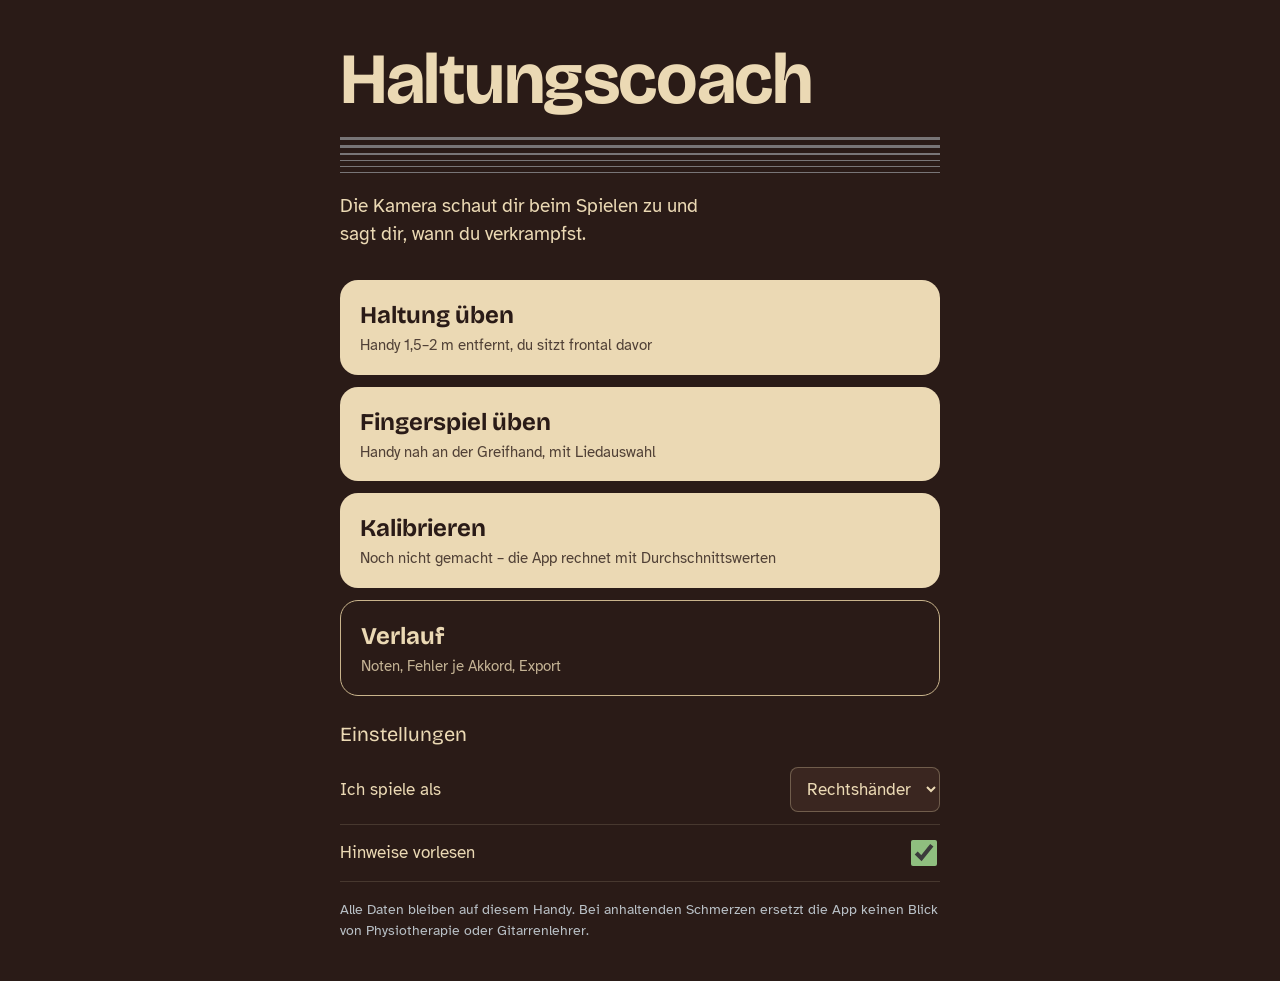
<file: index.html>
<!doctype html>
<html lang="de">
<head>
<meta charset="utf-8">
<meta name="viewport" content="width=device-width, initial-scale=1, viewport-fit=cover">
<meta name="theme-color" content="#2A1B17">
<title>Haltungscoach Gitarre</title>
<link rel="icon" href="data:image/svg+xml,<svg xmlns='http://www.w3.org/2000/svg' viewBox='0 0 100 100'><text y='.9em' font-size='90'>🎸</text></svg>">
<link rel="preconnect" href="https://fonts.googleapis.com">
<link rel="preconnect" href="https://fonts.gstatic.com" crossorigin>
<link href="https://fonts.googleapis.com/css2?family=Bricolage+Grotesque:opsz,wght@12..96,500;12..96,700&family=Atkinson+Hyperlegible:wght@400;700&display=swap" rel="stylesheet">
<link rel="manifest" href="manifest.webmanifest">
<link rel="apple-touch-icon" href="icon.svg">
<link rel="stylesheet" href="styles.css">
</head>
<body>

<!-- Startseite -->
<section id="home" class="screen active">
  <header class="home-head">
    <h1>Haltungs&shy;coach</h1>
    <div class="strings" aria-hidden="true"><i></i><i></i><i></i><i></i><i></i><i></i></div>
    <p class="lede">Die Kamera schaut dir beim Spielen zu und sagt dir, wann du verkrampfst.</p>
  </header>

  <nav class="modes">
    <button class="mode" data-go="posture">
      <strong>Haltung üben</strong>
      <span>Handy 1,5–2 m entfernt, du sitzt frontal davor</span>
    </button>
    <button class="mode" data-go="songs">
      <strong>Fingerspiel üben</strong>
      <span>Handy nah an der Greifhand, mit Liedauswahl</span>
    </button>
    <button class="mode" data-go="calibIntro">
      <strong>Kalibrieren</strong>
      <span id="calibState">Einmal einrichten: Ruhehaltung und Fehlstellungen zeigen</span>
    </button>
    <button class="mode quiet" data-go="history">
      <strong>Verlauf</strong>
      <span>Noten, Fehler je Akkord, Export</span>
    </button>
  </nav>

  <fieldset class="settings">
    <legend>Einstellungen</legend>
    <label class="row">
      <span>Ich spiele als</span>
      <select id="handedness">
        <option value="right">Rechtshänder</option>
        <option value="left">Linkshänder</option>
      </select>
    </label>
    <label class="row">
      <span>Hinweise vorlesen</span>
      <input type="checkbox" id="voice" checked>
    </label>
  </fieldset>
  <p class="fineprint">Alle Daten bleiben auf diesem Handy. Bei anhaltenden Schmerzen ersetzt die App keinen Blick von Physiotherapie oder Gitarrenlehrer.</p>
</section>

<!-- Liedauswahl -->
<section id="songs" class="screen">
  <header class="bar">
    <button class="back" data-go="home" aria-label="Zurück">‹</button>
    <h2>Was spielst du?</h2>
  </header>
  <div class="pad">
    <div class="picker">
      <label>Lied aus dem Fundus
        <select id="songPick">
          <option value="">– auswählen –</option>
        </select>
      </label>
      <div class="levelfilter" role="group" aria-label="Schwierigkeit">
        <button type="button" data-level="" class="on">alle</button>
        <button type="button" data-level="1">leicht</button>
        <button type="button" data-level="2">mittel</button>
        <button type="button" data-level="3">mit Barré</button>
      </div>
      <div id="songPreview" class="preview" hidden>
        <p id="previewNote" class="help"></p>
        <div id="previewChords" class="chordrow"></div>
        <p id="previewOrder" class="order"></p>
        <button id="songStart" class="primary">Diese Folge üben</button>
      </div>
    </div>

    <h3 class="sub">Oder</h3>
    <ul id="songList" class="songlist"></ul>
    <details class="addsong">
      <summary>Eigenes Lied anlegen</summary>
      <form id="songForm" novalidate>
        <label>Titel <input name="songTitle" required autocomplete="off"></label>
        <label>Interpret <input name="artist" autocomplete="off"></label>
        <label>Akkorde in Spielreihenfolge
          <textarea name="chords" rows="3" placeholder="G D Em C" required></textarea>
        </label>
        <p class="help">Deutsche Schreibweise: H statt B, B für englisch Bb. Möglich sind z. B. Am, G7, Cmaj7, Dsus4, G/H.</p>
        <p id="songError" class="error" role="alert"></p>
        <button type="submit" class="primary">Lied speichern</button>
      </form>
    </details>
    <p class="help">Tipp: Schlag bei jedem Akkord alle Saiten an, die zum Griff gehören. Die App erkennt einzelne Anschläge mit kurzer Pause am besten.</p>
  </div>
</section>

<!-- Kalibrierung: Einführung -->
<section id="calibIntro" class="screen">
  <header class="bar">
    <button class="back" data-go="home" aria-label="Zurück">‹</button>
    <h2>Kalibrieren</h2>
  </header>
  <div class="pad">
    <p>Die App lernt dabei, wie <em>deine</em> entspannte Haltung aussieht und wie deutlich eine Fehlstellung bei dir davon abweicht. Ohne das muss sie mit Durchschnittswerten raten.</p>
    <p>Es dauert etwa drei Minuten. Du wirst durch zwölf Schritte geführt: viermal deine normale Haltung aus verschiedenen Abständen, dann sieben Fehlstellungen, die du <strong>absichtlich</strong> einnimmst, und zum Schluss noch einmal normal.</p>
    <p class="help">Nimm die Gitarre dazu in die Hand und setz dich wie beim Üben. Wenn ein Schritt nicht klappt, kannst du ihn wiederholen oder überspringen.</p>
    <label class="row">
      <span>Per Zuruf bedienen</span>
      <input type="checkbox" id="handsfree" checked>
    </label>
    <p class="help">Damit startest du jeden Schritt mit „weiter“, statt zum Handy zu laufen. Weitere Befehle: „wiederholen“, „zurück“, „überspringen“, „abbrechen“. Wenn die Spracherkennung nicht geht, zählt stattdessen einmal Klatschen.</p>
    <div id="calibExisting" class="help"></div>
    <button class="primary" id="calibStart">Kalibrierung starten</button>
  </div>
</section>

<!-- Kalibrierung: Ergebnis -->
<section id="calibResult" class="screen">
  <header class="bar"><h2>Kalibrierung fertig</h2></header>
  <div class="pad">
    <p id="calibSummary"></p>
    <ul id="calibReport" class="report"></ul>
    <div class="actions">
      <button id="calibSave" class="primary">Übernehmen</button>
      <button id="calibExport" class="ghost-dark">Datei sichern</button>
      <button id="calibRedo" class="ghost-dark">Noch einmal</button>
    </div>
    <p class="help">Die Datei enthält nur Messwerte in Zahlen, keine Bilder und kein Video. Schick sie mir im Chat, dann kann ich die Voreinstellungen für alle Schritte nachschärfen.</p>
  </div>
</section>

<!-- Übung -->
<section id="session" class="screen session">
  <div class="stage" id="stage">
    <video id="video" playsinline muted></video>
    <canvas id="overlay"></canvas>
  </div>

  <header class="hud">
    <span id="modeLabel"></span>
    <span id="clock">0:00</span>
    <span id="micLevel" class="mic" hidden><i></i></span>
    <button id="flipCam" class="ghost" aria-label="Kamera wechseln">⇄</button>
    <button id="stopBtn" class="stop">Beenden</button>
  </header>

  <div id="setupPanel" class="setup">
    <h3 id="setupTitle">Aufstellung prüfen</h3>
    <ul id="checkList"></ul>
    <p id="setupMsg"></p>
  </div>

  <aside id="chordPanel" class="chordpanel" hidden>
    <div class="now"><small>Jetzt</small><b id="chordNow"></b></div>
    <div class="next"><small>Danach</small><b id="chordNext"></b></div>
    <div id="diagram"></div>
    <p id="strumMsg" class="strummsg"></p>
  </aside>

  <div id="calibPanel" class="calibpanel" hidden>
    <div class="progress"><i id="calibBar"></i></div>
    <p class="stepno" id="calibStepNo"></p>
    <h3 id="calibTitle"></h3>
    <p id="calibInstr"></p>
    <p id="calibCount" class="count"></p>
    <p id="calibWarn" class="warn"></p>
    <p id="calibVoice" class="voicebar" hidden><span class="dot"></span><span id="calibVoiceMsg"></span></p>
    <div class="calibbtns">
      <button id="calibGo" class="primary">Bereit</button>
      <button id="calibRepeat" class="ghost-dark">Wiederholen</button>
      <button id="calibBack" class="ghost-dark">Zurück</button>
      <button id="calibSkip" class="ghost-dark">Überspringen</button>
    </div>
  </div>

  <div id="hint" class="hint" aria-live="polite"></div>
</section>

<!-- Ergebnis -->
<section id="result" class="screen">
  <header class="bar"><h2>Deine Einheit</h2></header>
  <div class="pad">
    <div class="grade-hero">
      <span id="gradeTotal" class="grade-big"></span>
      <span id="gradeWord"></span>
    </div>
    <dl id="gradeDetails" class="grades"></dl>
    <div id="chordResults"></div>
    <label class="pain">
      <span>Schmerzen jetzt im Arm (0 = keine, 10 = stark)</span>
      <input type="range" id="pain" min="0" max="10" step="1" value="0">
      <output id="painOut">0</output>
    </label>
    <label>Notiz <textarea id="notes" rows="2" placeholder="z. B. neuer Gurt, nach der Arbeit gespielt"></textarea></label>
    <div class="actions">
      <button id="saveResult" class="primary">Speichern</button>
      <button id="discardResult" class="ghost-dark">Einheit löschen</button>
    </div>
  </div>
</section>

<!-- Verlauf -->
<section id="history" class="screen">
  <header class="bar">
    <button class="back" data-go="home" aria-label="Zurück">‹</button>
    <h2>Verlauf</h2>
  </header>
  <div class="pad">
    <div id="chart" class="chart"></div>
    <h3>Akkorde</h3>
    <div class="tablewrap"><table id="chordStats"></table></div>
    <h3>Einheiten</h3>
    <ul id="sessionList" class="sessionlist"></ul>
    <h3>Daten</h3>
    <div class="exports">
      <button data-export="json">Alles als JSON</button>
      <button data-export="sessions">Einheiten als CSV</button>
      <button data-export="posture_samples">Haltungswerte als CSV</button>
      <button data-export="finger_events">Akkordfehler als CSV</button>
      <label class="filebtn">JSON importieren<input type="file" id="importFile" accept="application/json"></label>
      <button id="wipe" class="danger">Alle Daten löschen</button>
    </div>
  </div>
</section>

<div id="loading" class="loading" hidden><p id="loadingMsg">Lade Erkennung …</p></div>

<script type="module" src="app.js"></script>
</body>
</html>
</file>
<file: styles.css>
:root {
  --rosewood: #2A1B17;
  --rosewood-2: #3A2620;
  --spruce: #EBD9B4;
  --spruce-dim: #C9B48C;
  --nickel: #B9C0C6;
  --good: #8FBF7F;
  --warn: #E3A740;
  --bad: #E0533D;
  --radius-s: 8px;
  --radius-l: 18px;
  --font-head: 'Bricolage Grotesque', 'Avenir Next', 'Segoe UI', system-ui, sans-serif;
  --font-body: 'Atkinson Hyperlegible', system-ui, -apple-system, 'Segoe UI', Roboto, sans-serif;
  box-sizing: border-box;
  padding-top: env(safe-area-inset-top, 0px);
  padding-bottom: env(safe-area-inset-bottom, 0px);
}
*, *::before, *::after { box-sizing: inherit; }
html { height: 100%; scroll-padding-top: env(safe-area-inset-top, 0px); }
body {
  margin: 0; min-height: 100%;
  background: var(--rosewood); color: var(--spruce);
  font-family: var(--font-body); font-size: 17px; line-height: 1.45;
  -webkit-tap-highlight-color: transparent;
}
h1, h2, h3 { font-family: var(--font-head); font-weight: 700; line-height: 1.1; margin: 0; }
button, select, input, textarea { font: inherit; color: inherit; }
button { cursor: pointer; }
:focus-visible { outline: 3px solid var(--warn); outline-offset: 2px; }

.screen { display: none; min-height: 100vh; min-height: 100dvh; }
.screen.active { display: block; }
.pad { padding: 16px 20px 40px; max-width: 640px; margin: 0 auto; }

/* Startseite */
.home-head { padding: 40px 20px 8px; max-width: 640px; margin: 0 auto; }
.home-head h1 { font-size: clamp(44px, 13vw, 72px); letter-spacing: -0.02em; }
.strings { margin: 18px 0 20px; display: grid; gap: 5px; }
.strings i { display: block; background: var(--nickel); opacity: .55; }
.strings i:nth-child(1) { height: 3px; } .strings i:nth-child(2) { height: 2.5px; }
.strings i:nth-child(3) { height: 2px; } .strings i:nth-child(4) { height: 1.5px; }
.strings i:nth-child(5) { height: 1px; } .strings i:nth-child(6) { height: 1px; }
.lede { font-size: 19px; max-width: 30ch; color: var(--spruce); margin: 0; }

.modes { display: grid; gap: 12px; padding: 24px 20px; max-width: 640px; margin: 0 auto; }
.mode {
  text-align: left; padding: 18px 20px; border-radius: var(--radius-l);
  background: var(--spruce); color: var(--rosewood); border: 0;
  display: grid; gap: 2px;
}
.mode strong { font-family: var(--font-head); font-size: 24px; }
.mode span { font-size: 15px; opacity: .8; }
.mode.quiet { background: transparent; color: var(--spruce); border: 1.5px solid var(--spruce-dim); }

.settings { border: 0; padding: 0 20px; max-width: 640px; margin: 0 auto; }
.settings legend { font-family: var(--font-head); font-size: 20px; padding: 0; margin-bottom: 6px; }
.row { display: flex; align-items: center; justify-content: space-between; gap: 12px; padding: 12px 0; border-bottom: 1px solid rgba(235, 217, 180, .15); }
select, input[type=text], input:not([type]), textarea {
  background: var(--rosewood-2); border: 1px solid rgba(235, 217, 180, .3); border-radius: var(--radius-s);
  padding: 10px 12px; width: 100%;
}
.row select { width: auto; }
input[type=checkbox] { width: 26px; height: 26px; accent-color: var(--good); }
.fineprint { font-size: 14px; color: var(--nickel); padding: 18px 20px 40px; max-width: 640px; margin: 0 auto; }

/* Kopfzeile */
.bar { display: flex; align-items: center; gap: 8px; padding: 14px 12px; position: sticky; top: env(safe-area-inset-top, 0px); background: var(--rosewood); z-index: 2; }
.bar h2 { font-size: 26px; }
.back { background: none; border: 0; font-size: 34px; line-height: 1; padding: 0 10px 4px; color: var(--spruce); }

/* Lieder */
.songlist { list-style: none; padding: 0; margin: 0 0 18px; display: grid; gap: 10px; }
.song {
  display: flex; align-items: center; gap: 8px; border-radius: var(--radius-l);
  border: 1.5px solid var(--spruce-dim);
}
.song button.pick { flex: 1; text-align: left; background: none; border: 0; padding: 14px 16px; }
.song.free { border-style: dashed; }
.song b { display: block; font-family: var(--font-head); font-size: 20px; }
.song small { color: var(--nickel); }
.song .del { background: none; border: 0; color: var(--nickel); padding: 14px 16px; font-size: 14px; }
.addsong { border-top: 1px solid rgba(235, 217, 180, .2); padding-top: 14px; }
.addsong summary { font-family: var(--font-head); font-size: 20px; cursor: pointer; }
form { display: grid; gap: 12px; margin-top: 12px; }
form label { display: grid; gap: 4px; }
.help { font-size: 14px; color: var(--nickel); margin: 4px 0; }
.error { color: var(--bad); min-height: 1em; margin: 0; }
.primary { background: var(--spruce); color: var(--rosewood); border: 0; border-radius: 999px; padding: 14px 22px; font-weight: 700; }
.ghost-dark { background: none; border: 1.5px solid var(--spruce-dim); border-radius: 999px; padding: 12px 20px; }

/* Übung */
.session { position: fixed; inset: 0; background: #000; overflow: hidden; }
.session.active { display: block; }
.stage { position: absolute; inset: 0; }
.stage video, .stage canvas { position: absolute; inset: 0; width: 100%; height: 100%; object-fit: contain; }
.stage.mirror video, .stage.mirror canvas { transform: scaleX(-1); }
.hud {
  position: absolute; left: 0; right: 0; top: 0; z-index: 3;
  display: flex; align-items: center; gap: 12px;
  padding: calc(env(safe-area-inset-top, 0px) + 10px) 12px 10px;
  background: linear-gradient(rgba(0,0,0,.6), transparent);
}
#modeLabel { font-family: var(--font-head); font-size: 18px; }
#clock { font-variant-numeric: tabular-nums; margin-right: auto; color: var(--nickel); }
.mic { width: 46px; height: 8px; border-radius: 4px; background: rgba(255,255,255,.2); overflow: hidden; }
.mic i { display: block; height: 100%; width: 0; background: var(--good); transition: width .08s; }
.ghost { background: rgba(0,0,0,.35); border: 1px solid rgba(255,255,255,.3); border-radius: 999px; width: 40px; height: 40px; }
.stop { background: var(--bad); border: 0; border-radius: 999px; padding: 9px 16px; font-weight: 700; color: #fff; }

.setup {
  position: absolute; z-index: 3; left: 12px; right: 12px; top: calc(env(safe-area-inset-top, 0px) + 64px);
  max-width: 460px; margin: 0 auto;
  background: rgba(42, 27, 23, .9); border-radius: var(--radius-l); padding: 16px 18px;
}
.setup h3 { font-size: 22px; margin-bottom: 8px; }
.setup ul { list-style: none; padding: 0; margin: 0; display: grid; gap: 6px; }
.setup li { display: flex; gap: 10px; align-items: baseline; }
.setup li::before { content: ''; flex: none; width: 12px; height: 12px; border-radius: 50%; background: var(--bad); transform: translateY(1px); }
.setup li.ok::before { background: var(--good); }
.setup li small { display: block; color: var(--nickel); }
.setup p { margin: 10px 0 0; font-size: 18px; }
.setup[hidden] { display: none; }

/* Der große Hinweis – aus 2 m lesbar */
.hint {
  position: absolute; z-index: 3; left: 12px; right: 12px;
  bottom: calc(env(safe-area-inset-bottom, 0px) + 16px);
  max-width: 760px; margin: 0 auto;
  font-family: var(--font-head); font-weight: 700;
  font-size: clamp(26px, 6.5vw, 44px); line-height: 1.1;
  padding: 16px 20px; border-radius: var(--radius-l);
  background: rgba(42, 27, 23, .88); border-left: 10px solid var(--good);
  opacity: 0; transition: opacity .25s;
}
.hint.show { opacity: 1; }
.hint.bad { border-left-color: var(--bad); }
.hint.info { border-left-color: var(--warn); }

.chordpanel {
  position: absolute; z-index: 3; right: 10px; top: calc(env(safe-area-inset-top, 0px) + 64px);
  width: 170px; background: rgba(42, 27, 23, .9); border-radius: var(--radius-l); padding: 12px;
  display: grid; grid-template-columns: 1fr 1fr; gap: 4px 8px;
}
.chordpanel[hidden] { display: none; }
.chordpanel small { display: block; color: var(--nickel); font-size: 12px; }
.chordpanel .now b { font-family: var(--font-head); font-size: 40px; line-height: 1; }
.chordpanel .next b { font-family: var(--font-head); font-size: 22px; color: var(--nickel); }
.chordpanel #diagram { grid-column: 1 / -1; }
.strummsg { grid-column: 1 / -1; margin: 0; font-size: 15px; min-height: 2.6em; }
.strummsg.ok { color: var(--good); } .strummsg.bad { color: #F08A78; }

.diagram { width: 100%; height: auto; display: block; }
.diagram .d-fret { stroke: var(--nickel); stroke-width: 1.5; }
.diagram .d-nut { stroke: var(--spruce); stroke-width: 5; }
.diagram .d-string { stroke: var(--spruce-dim); stroke-width: 1.5; }
.diagram .d-string-hl { stroke: var(--bad); stroke-width: 4; }
.diagram .d-dot { fill: var(--spruce); }
.diagram .d-dot-hl { fill: var(--bad); }
.diagram .d-open { fill: none; stroke: var(--spruce); stroke-width: 1.5; }
.diagram .d-open-hl { fill: none; stroke: var(--bad); stroke-width: 3; }
.diagram .d-finger { fill: var(--rosewood); font-size: 12px; font-weight: 700; }
.diagram .d-mark, .diagram .d-muted { fill: var(--nickel); font-size: 14px; }

/* Ergebnis */
.grade-hero { display: flex; align-items: baseline; gap: 14px; margin: 10px 0 18px; }
.grade-big { font-family: var(--font-head); font-size: 96px; line-height: .9; font-variant-numeric: tabular-nums; }
#gradeWord { font-size: 20px; color: var(--nickel); }
.grades { display: grid; grid-template-columns: 1fr auto; gap: 8px 16px; margin: 0 0 20px; }
.grades dt { color: var(--spruce); }
.grades dd { margin: 0; font-weight: 700; font-variant-numeric: tabular-nums; }
.grades dd small { font-weight: 400; color: var(--nickel); }
.pain { display: grid; grid-template-columns: 1fr auto; gap: 6px 12px; margin: 18px 0; }
.pain span { grid-column: 1 / -1; }
.pain input { accent-color: var(--warn); }
.pain output { font-weight: 700; font-size: 22px; min-width: 2ch; text-align: right; }
.actions { display: flex; flex-wrap: wrap; gap: 10px; margin-top: 18px; }

/* Verlauf */
.pad h3 { font-size: 21px; margin: 26px 0 10px; }
.chart svg { width: 100%; height: auto; display: block; }
.chart .axis { stroke: rgba(235,217,180,.25); stroke-width: 1; }
.chart text { fill: var(--nickel); font-size: 17px; font-family: var(--font-body); }
.chart .l-haltung { stroke: var(--spruce); }
.chart .l-finger { stroke: var(--good); }
.chart .legend { display: flex; gap: 16px; font-size: 14px; color: var(--nickel); margin-top: 6px; }
.chart .legend i { display: inline-block; width: 18px; height: 3px; vertical-align: middle; margin-right: 6px; }
.empty { color: var(--nickel); }
.tablewrap { overflow-x: auto; }
table { border-collapse: collapse; width: 100%; font-variant-numeric: tabular-nums; }
th, td { text-align: left; padding: 8px 10px 8px 0; border-bottom: 1px solid rgba(235,217,180,.15); white-space: nowrap; }
th { color: var(--nickel); font-weight: 400; font-size: 14px; }
.sessionlist { list-style: none; padding: 0; margin: 0; }
.sessionlist li { display: grid; grid-template-columns: 1fr auto auto; gap: 12px; align-items: center; padding: 12px 0; border-bottom: 1px solid rgba(235,217,180,.15); }
.sessionlist .g { font-family: var(--font-head); font-size: 24px; font-variant-numeric: tabular-nums; }
.sessionlist small { display: block; color: var(--nickel); }
.sessionlist button { background: none; border: 0; color: var(--nickel); font-size: 14px; }
.exports { display: flex; flex-wrap: wrap; gap: 8px; }
.exports button, .filebtn {
  background: none; border: 1.5px solid var(--spruce-dim); border-radius: 999px; padding: 10px 16px; font-size: 15px;
}
.filebtn { cursor: pointer; }
.filebtn input { display: none; }
.exports .danger { border-color: var(--bad); color: #F08A78; }

.loading { position: fixed; inset: 0; z-index: 10; display: grid; place-items: center; background: rgba(42,27,23,.92); }
.loading[hidden] { display: none; }
.loading p { font-family: var(--font-head); font-size: 22px; padding: 20px; text-align: center; }

@media (prefers-reduced-motion: reduce) { * { transition: none !important; } }

/* Kalibrierung */
.calibpanel {
  position: absolute; z-index: 4; left: 10px; right: 10px;
  top: calc(env(safe-area-inset-top, 0px) + 60px);
  max-width: 520px; margin: 0 auto;
  background: rgba(42, 27, 23, .93); border-radius: var(--radius-l); padding: 16px 18px;
}
.calibpanel[hidden] { display: none; }
.calibpanel .progress { height: 5px; border-radius: 3px; background: rgba(235,217,180,.2); overflow: hidden; margin-bottom: 12px; }
.calibpanel .progress i { display: block; height: 100%; background: var(--good); width: 0; transition: width .3s; }
.calibpanel .stepno { margin: 0 0 2px; color: var(--nickel); font-size: 14px; }
.calibpanel h3 { font-size: 24px; margin-bottom: 6px; }
.calibpanel p { margin: 0 0 10px; }
.calibpanel .count { font-family: var(--font-head); font-size: 44px; line-height: 1; margin: 6px 0 10px; font-variant-numeric: tabular-nums; }
.calibpanel .count.rec { color: var(--bad); }
.calibpanel .warn { color: var(--warn); min-height: 1.4em; font-size: 15px; }
.calibbtns { display: flex; flex-wrap: wrap; align-items: center; gap: 8px; }
.calibbtns button { font-size: 16px; padding: 11px 18px; }
/* Nebenknöpfe kleiner, damit alle vier in eine Zeile passen */
.calibbtns .ghost-dark { font-size: 14px; padding: 8px 14px; }
.calibpanel h3 { font-size: 22px; }
.calibpanel p { margin: 0 0 8px; }
.report { list-style: none; padding: 0; margin: 0 0 18px; display: grid; gap: 8px; }
.report li { display: grid; grid-template-columns: 14px 1fr; gap: 10px; align-items: baseline; }
.report li::before { content: ''; width: 12px; height: 12px; border-radius: 50%; background: var(--good); transform: translateY(2px); }
.report li.weak::before { background: var(--warn); }
.report li.none::before { background: var(--bad); }
.report small { display: block; color: var(--nickel); }
#calibExisting:not(:empty) { margin: 14px 0; }

/* Hörstatus bei der Kalibrierung */
.voicebar { display: flex; align-items: center; gap: 9px; font-size: 15px; color: var(--nickel); margin: 0 0 10px; }
.voicebar[hidden] { display: none; }
.voicebar .dot { flex: none; width: 11px; height: 11px; border-radius: 50%; background: var(--good); }
.voicebar.listening .dot { animation: pulse 1.6s ease-in-out infinite; }
.voicebar.off .dot { background: var(--nickel); }
.voicebar.heard { color: var(--spruce); }
.voicebar.heard .dot { background: var(--spruce); }
@keyframes pulse { 0%, 100% { opacity: 1; } 50% { opacity: .35; } }
@media (prefers-reduced-motion: reduce) { .voicebar.listening .dot { animation: none; } }

/* Liedauswahl */
.picker { display: grid; gap: 12px; margin-bottom: 20px; }
.picker > label { display: grid; gap: 5px; }
select#songPick { width: 100%; font-size: 17px; }
.levelfilter { display: flex; flex-wrap: wrap; gap: 7px; }
.levelfilter button {
  background: none; border: 1.5px solid var(--spruce-dim); color: var(--spruce);
  border-radius: 999px; padding: 7px 14px; font-size: 14px;
}
.levelfilter button.on { background: var(--spruce); color: var(--rosewood); border-color: var(--spruce); font-weight: 700; }
.preview { display: grid; gap: 12px; }
.preview[hidden] { display: none; }
.chordrow { display: flex; gap: 10px; overflow-x: auto; padding-bottom: 6px; scrollbar-width: thin; }
.chordrow figure { margin: 0; flex: none; width: 92px; text-align: center; }
.chordrow figcaption { font-family: var(--font-head); font-size: 17px; margin-top: 2px; }
.chordrow .diagram { width: 92px; }
.order { margin: 0; font-size: 15px; color: var(--nickel); }
h3.sub { font-size: 19px; color: var(--nickel); margin: 24px 0 10px; font-weight: 500; }

/* Freiwilliger Punkt im Aufstellungs-Check */
.setup li.opt::before { background: var(--warn); }
.setup li small { font-size: 14px; }
</file>
